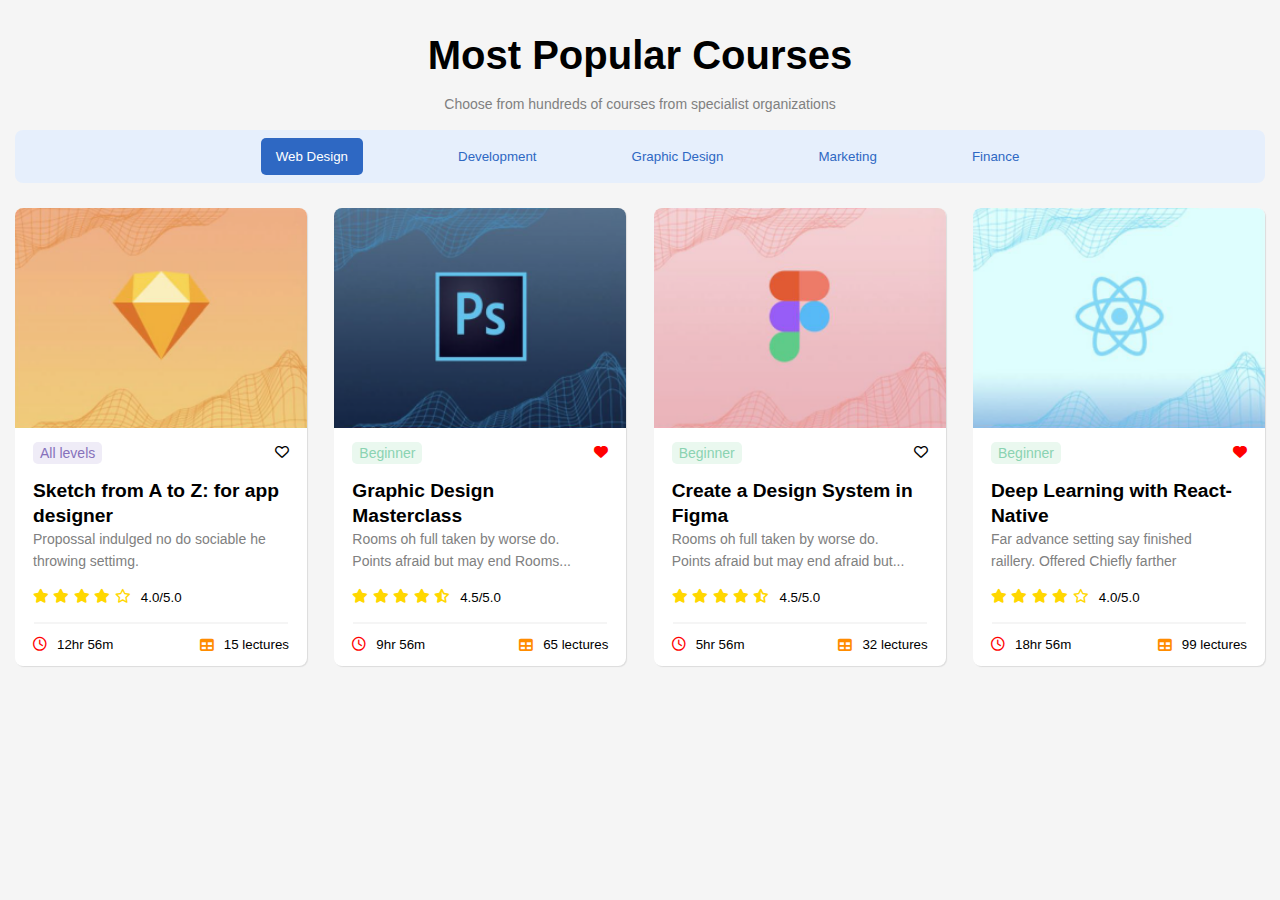
<file: index.html>
<!DOCTYPE html>
<html lang="en">

<head>
    <meta charset="UTF-8">
    <meta name="viewport" content="width=device-width, initial-scale=1.0">
    <link rel="stylesheet" href="style.css">
    <link rel="stylesheet" href="https://cdnjs.cloudflare.com/ajax/libs/font-awesome/6.7.2/css/all.min.css"
        integrity="sha512-Evv84Mr4kqVGRNSgIGL/F/aIDqQb7xQ2vcrdIwxfjThSH8CSR7PBEakCr51Ck+w+/U6swU2Im1vVX0SVk9ABhg=="
        crossorigin="anonymous" referrerpolicy="no-referrer" />
    <title>Document</title>
</head>

<body class="bg-whitesmoke Arial">
    <div class="w-1250 m-auto d-flex f-col">
        <h1 class="f-40 m-auto m-top">Most Popular Courses</h1>
        <p class="gray f-14 p-18 m-auto">Choose from hundreds of courses from specialist organizations</p>
    </div>

    <!-- Nav bar -->

    <div class="w-1250 bg-nav-btn f-sm m-auto d-flex f-row j-content-center a-item-center g-95 b-radius-8">
        <p class="nav-btn white p-11-15 m-8 b-radius-5">Web Design</p>
        <p class="nav">Development</p>
        <p class="nav">Graphic Design</p>
        <p class="nav">Marketing</p>
        <p class="nav">Finance</p>
    </div>

    <!-- Cards -->

    <div class="w-1250 m-auto m-top d-flex j-content-s-btw">

        <!-- Card-1 -->

        <div class="w-292 bg-white b-radius-8 d-flex f-col b-shadow">
            <img class="h-220 o-fit b-tLeft-radius-8 b-tRight-radius-8" src="assets/card-1.png" alt="card-1">
            <div class="tag p-0-18 d-flex j-content-s-btw">
                <p class="f-14 p-0-18 b-radius-5 l1-color l1-bg l1-padding">All levels</p>
                <p>
                    <i class="fa-regular fa-heart fa-sm"></i>
                </p>
            </div>
            <h2 class="lh-25 f-lg p-0-18 m-0">Sketch from A to Z: for app designer</h2>
            <p class="gray lh-22 f-14 p-0-18 m-0 m-top-10">Propossal indulged no do sociable he throwing settimg.</p>
            <div class="star-rating d-flex flex-row a-item-center g-10 p-0-18">
                <p>
                    <i class="fa-solid fa-star fa-sm star gold"></i>
                    <i class="fa-solid fa-star fa-sm star gold"></i>
                    <i class="fa-solid fa-star fa-sm star gold"></i>
                    <i class="fa-solid fa-star fa-sm star gold"></i>
                    <i class="fa-regular fa-star fa-sm star gold"></i>
                </p>
                <p class="f-sm">4.0/5.0</p>
            </div>
            <hr class="b-whitesmoke w-252 m-auto">
            <div class="footer-card d-flex j-content-s-btw p-0-18">
                <div class="footer d-flex flex-row a-item-center g-10">
                    <i class="fa-regular fa-clock fa-sm red"></i>
                    <p class="f-sm">12hr 56m</p>
                </div>
                <div class="footer d-flex flex-row a-item-center g-10">
                    <i class="fa-solid fa-table fa-sm darkorange"></i>
                    <p class="f-sm">15 lectures</p>
                </div>
            </div>
        </div>

        <!-- Card-2 -->

        <div class="w-292 bg-white b-radius-8 d-flex f-col b-shadow">
            <img class="h-220 o-fit b-tLeft-radius-8 b-tRight-radius-8" src="assets/card-2.png" alt="card-2">
            <div class="tag p-0-18 d-flex j-content-s-btw">
                <p class="f-14 p-0-18 b-radius-5 l-color l-bg l1-padding">Beginner</p>
                <p>
                    <i class="fa-solid fa-heart fa-sm red"></i>
                </p>
            </div>
            <h2 class="lh-25 f-lg p-0-18 m-0">Graphic Design <br>Masterclass</h2>
            <p class="gray lh-22 f-14 p-0-18 m-0 m-top-10">Rooms oh full taken by worse do. <br>Points afraid but may end
                Rooms...</p>
            <div class="star-rating d-flex flex-row a-item-center g-10 p-0-18">
                <p>
                    <i class="fa-solid fa-star fa-sm star gold"></i>
                    <i class="fa-solid fa-star fa-sm star gold"></i>
                    <i class="fa-solid fa-star fa-sm star gold"></i>
                    <i class="fa-solid fa-star fa-sm star gold"></i>
                    <i class="fa-solid fa-star-half-stroke fa-sm star gold"></i>
                </p>
                <p class="f-sm">4.5/5.0</p>
            </div>
            <hr class="b-whitesmoke w-252 m-auto">
            <div class="footer-card d-flex j-content-s-btw p-0-18">
                <div class="footer d-flex flex-row a-item-center g-10">
                    <i class="fa-regular fa-clock fa-sm red"></i>
                    <p class="f-sm">9hr 56m</p>
                </div>
                <div class="footer d-flex flex-row a-item-center g-10">
                    <i class="fa-solid fa-table fa-sm darkorange"></i>
                    <p class="f-sm">65 lectures</p>
                </div>
            </div>
        </div>

        <!-- Card-3 -->

        <div class="w-292 bg-white b-radius-8 d-flex f-col b-shadow">
            <img class="h-220 o-fit b-tLeft-radius-8 b-tRight-radius-8" src="assets/card-3.png" alt="card-3">
            <div class="tag p-0-18 d-flex j-content-s-btw">
                <p class="f-14 p-0-18 b-radius-5 l-color l-bg l1-padding">Beginner</p>
                <p>
                    <i class="fa-regular fa-heart fa-sm"></i>
                </p>
            </div>
            <h2 class="lh-25 f-lg p-0-18 m-0">Create a Design System in Figma</h2>
            <p class="gray lh-22 f-14 p-0-18 m-0 m-top-10">Rooms oh full taken by worse do. <br>Points afraid but may end
                afraid but...</p>
            <div class="star-rating d-flex flex-row a-item-center g-10 p-0-18">
                <p>
                    <i class="fa-solid fa-star fa-sm star gold"></i>
                    <i class="fa-solid fa-star fa-sm star gold"></i>
                    <i class="fa-solid fa-star fa-sm star gold"></i>
                    <i class="fa-solid fa-star fa-sm star gold"></i>
                    <i class="fa-solid fa-star-half-stroke fa-sm star gold"></i>
                </p>
                <p class="f-sm">4.5/5.0</p>
            </div>
            <hr class="b-whitesmoke w-252 m-auto">
            <div class="footer-card d-flex j-content-s-btw p-0-18">
                <div class="footer d-flex flex-row a-item-center g-10">
                    <i class="fa-regular fa-clock fa-sm red"></i>
                    <p class="f-sm">5hr 56m</p>
                </div>
                <div class="footer d-flex flex-row a-item-center g-10">
                    <i class="fa-solid fa-table fa-sm darkorange"></i>
                    <p class="f-sm">32 lectures</p>
                </div>
            </div>
        </div>

        <!-- Card-4 -->

        <div class="w-292 bg-white b-radius-8 d-flex f-col b-shadow">
            <img class="h-220 o-fit b-tLeft-radius-8 b-tRight-radius-8" src="assets/card-4.png" alt="card-4">
            <div class="tag p-0-18 d-flex j-content-s-btw">
                <p class="f-14 p-0-18 b-radius-5 l-color l-bg l1-padding">Beginner</p>
                <p>
                    <i class="fa-solid fa-heart fa-sm red"></i>
                </p>
            </div>
            <h2 class="lh-25 f-lg p-0-18 m-0">Deep Learning with React-Native</h2>
            <p class="gray lh-22 f-14 p-0-18 m-0 m-top-10">Far advance setting say finished <br>raillery. Offered Chiefly
                farther</p>
            <div class="star-rating d-flex flex-row a-item-center g-10 p-0-18">
                <p>
                    <i class="fa-solid fa-star fa-sm star gold"></i>
                    <i class="fa-solid fa-star fa-sm star gold"></i>
                    <i class="fa-solid fa-star fa-sm star gold"></i>
                    <i class="fa-solid fa-star fa-sm star gold"></i>
                    <i class="fa-regular fa-star fa-sm star gold"></i>
                </p>
                <p class="f-sm">4.0/5.0</p>
            </div>
            <hr class="b-whitesmoke w-252 m-auto">
            <div class="footer-card d-flex j-content-s-btw p-0-18">
                <div class="footer d-flex flex-row a-item-center g-10">
                    <i class="fa-regular fa-clock fa-sm red"></i>
                    <p class="f-sm">18hr 56m</p>
                </div>
                <div class="footer d-flex flex-row a-item-center g-10">
                    <i class="fa-solid fa-table fa-sm darkorange"></i>
                    <p class="f-sm">99 lectures</p>
                </div>
            </div>
        </div>
    </div>
</body>

</html>
</file>
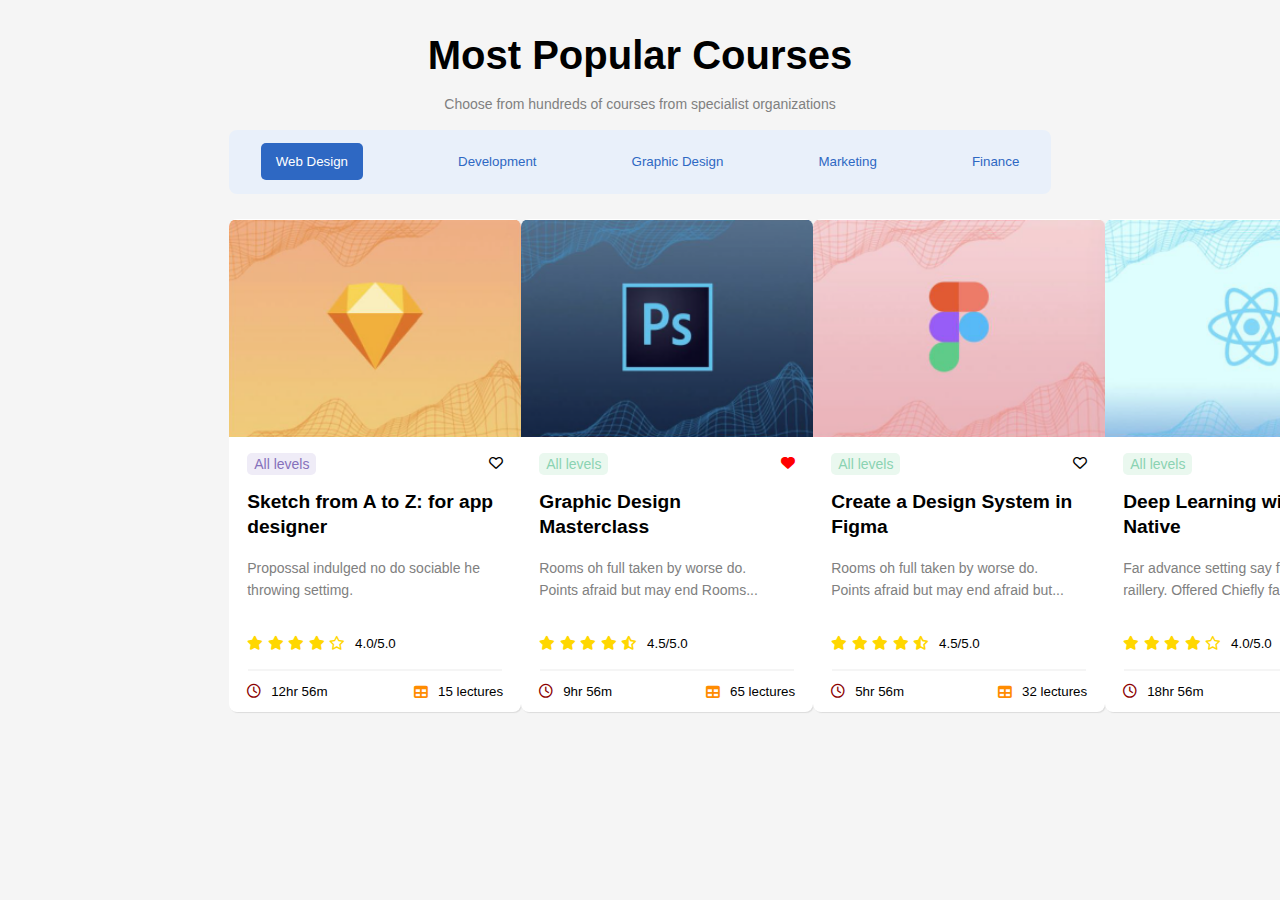
<file: homework.html>
<!DOCTYPE html>
<html lang="en">

<head>
    <meta charset="UTF-8">
    <meta name="viewport" content="width=device-width, initial-scale=1.0">
    <link rel="stylesheet" href="homework.css">
    <link rel="stylesheet" href="https://cdnjs.cloudflare.com/ajax/libs/font-awesome/6.7.2/css/all.min.css"
        integrity="sha512-Evv84Mr4kqVGRNSgIGL/F/aIDqQb7xQ2vcrdIwxfjThSH8CSR7PBEakCr51Ck+w+/U6swU2Im1vVX0SVk9ABhg=="
        crossorigin="anonymous" referrerpolicy="no-referrer" />
    <title>Document</title>
</head>

<body class="bg-whitesmoke sans-serif">
    <div class="w-66 m-auto d-flex f-col">
        <h1 class="f-40 m-auto m-top">Most Popular Courses</h1>
        <p class="gray f-14 p-18 m-auto">Choose from hundreds of courses from specialist organizations</p>
    </div>

    <!-- Nav bar -->

    <div class="w-66 bg-nav-btn f-sm m-auto d-flex f-row j-content-center a-item-center g-95 b-radius-8">
        <p class="nav-btn white p-8-8 b-radius-5">Web Design</p>
        <p class="nav">Development</p>
        <p class="nav">Graphic Design</p>
        <p class="nav">Marketing</p>
        <p class="nav">Finance</p>
    </div>

    <!-- Cards -->

    <div class="w-66 m-auto m-top d-flex j-content-s-btw">

        <!-- Card-1 -->

        <div class="w-292 bg-white b-radius-8 d-flex f-col b-shadow">
            <img class="h-220 o-fit b-tLeft-radius-8 b-tRight-radius-8" src="assets/card-1.png" alt="card-1">
            <div class="tag p-0-18 d-flex j-content-s-btw">
                <p class="f-14 p-0-18 b-radius-5 l1-color l1-bg l1-padding">All levels</p>
                <p>
                    <i class="fa-regular fa-heart fa-sm"></i>
                </p>
            </div>
            <h2 class="lh-25 f-lg p-0-18 m-0">Sketch from A to Z: for app designer</h2>
            <p class="gray lh-22 f-14 p-18 m-0 m-top-10">Propossal indulged no do sociable he throwing settimg.</p>
            <div class="star-rating d-flex flex-row a-item-center g-10 p-0-18">
                <p>
                    <i class="fa-solid fa-star fa-sm star gold"></i>
                    <i class="fa-solid fa-star fa-sm star gold"></i>
                    <i class="fa-solid fa-star fa-sm star gold"></i>
                    <i class="fa-solid fa-star fa-sm star gold"></i>
                    <i class="fa-regular fa-star fa-sm star gold"></i>
                </p>
                <p class="f-sm">4.0/5.0</p>
            </div>
            <hr class="b-whitesmoke w-252 m-auto">
            <div class="footer-card d-flex j-content-s-btw p-0-18">
                <div class="footer d-flex flex-row a-item-center g-10">
                    <i class="fa-regular fa-clock fa-sm darkred"></i>
                    <p class="f-sm">12hr 56m</p>
                </div>
                <div class="footer d-flex flex-row a-item-center g-10">
                    <i class="fa-solid fa-table fa-sm darkorange"></i>
                    <p class="f-sm">15 lectures</p>
                </div>
            </div>
        </div>

        <!-- Card-2 -->

        <div class="w-292 bg-white b-radius-8 d-flex f-col b-shadow">
            <img class="h-220 o-fit b-tLeft-radius-8 b-tRight-radius-8" src="assets/card-2.png" alt="card-2">
            <div class="tag p-0-18 d-flex j-content-s-btw">
                <p class="f-14 p-0-18 b-radius-5 l-color l-bg l1-padding">All levels</p>
                <p>
                    <i class="fa-solid fa-heart fa-sm red"></i>
                </p>
            </div>
            <h2 class="lh-25 f-lg p-0-18 m-0">Graphic Design <br>Masterclass</h2>
            <p class="gray lh-22 f-14 p-18 m-0 m-top-10">Rooms oh full taken by worse do. <br>Points afraid but may end Rooms...</p>
            <div class="star-rating d-flex flex-row a-item-center g-10 p-0-18">
                <p>
                    <i class="fa-solid fa-star fa-sm star gold"></i>
                    <i class="fa-solid fa-star fa-sm star gold"></i>
                    <i class="fa-solid fa-star fa-sm star gold"></i>
                    <i class="fa-solid fa-star fa-sm star gold"></i>
                    <i class="fa-solid fa-star-half-stroke fa-sm star gold"></i>
                </p>
                <p class="f-sm">4.5/5.0</p>
            </div>
            <hr class="b-whitesmoke w-252 m-auto">
            <div class="footer-card d-flex j-content-s-btw p-0-18">
                <div class="footer d-flex flex-row a-item-center g-10">
                    <i class="fa-regular fa-clock fa-sm darkred"></i>
                    <p class="f-sm">9hr 56m</p>
                </div>
                <div class="footer d-flex flex-row a-item-center g-10">
                    <i class="fa-solid fa-table fa-sm darkorange"></i>
                    <p class="f-sm">65 lectures</p>
                </div>
            </div>
        </div>

        <!-- Card-3 -->

        <div class="w-292 bg-white b-radius-8 d-flex f-col b-shadow">
            <img class="h-220 o-fit b-tLeft-radius-8 b-tRight-radius-8" src="assets/card-3.png" alt="card-3">
            <div class="tag p-0-18 d-flex j-content-s-btw">
                <p class="f-14 p-0-18 b-radius-5 l-color l-bg l1-padding">All levels</p>
                <p>
                    <i class="fa-regular fa-heart fa-sm"></i>
                </p>
            </div>
            <h2 class="lh-25 f-lg p-0-18 m-0">Create a Design System in Figma</h2>
            <p class="gray lh-22 f-14 p-18 m-0 m-top-10">Rooms oh full taken by worse do. <br>Points afraid but may end afraid but...</p>
            <div class="star-rating d-flex flex-row a-item-center g-10 p-0-18">
                <p>
                    <i class="fa-solid fa-star fa-sm star gold"></i>
                    <i class="fa-solid fa-star fa-sm star gold"></i>
                    <i class="fa-solid fa-star fa-sm star gold"></i>
                    <i class="fa-solid fa-star fa-sm star gold"></i>
                    <i class="fa-solid fa-star-half-stroke fa-sm star gold"></i>
                </p>
                <p class="f-sm">4.5/5.0</p>
            </div>
            <hr class="b-whitesmoke w-252 m-auto">
            <div class="footer-card d-flex j-content-s-btw p-0-18">
                <div class="footer d-flex flex-row a-item-center g-10">
                    <i class="fa-regular fa-clock fa-sm darkred"></i>
                    <p class="f-sm">5hr 56m</p>
                </div>
                <div class="footer d-flex flex-row a-item-center g-10">
                    <i class="fa-solid fa-table fa-sm darkorange"></i>
                    <p class="f-sm">32 lectures</p>
                </div>
            </div>
        </div>

        <!-- Card-4 -->

        <div class="w-292 bg-white b-radius-8 d-flex f-col b-shadow">
            <img class="h-220 o-fit b-tLeft-radius-8 b-tRight-radius-8" src="assets/card-4.png" alt="card-4">
            <div class="tag p-0-18 d-flex j-content-s-btw">
                <p class="f-14 p-0-18 b-radius-5 l-color l-bg l1-padding">All levels</p>
                <p>
                    <i class="fa-solid fa-heart fa-sm red"></i>
                </p>
            </div>
            <h2 class="lh-25 f-lg p-0-18 m-0">Deep Learning with React-Native</h2>
            <p class="gray lh-22 f-14 p-18 m-0 m-top-10">Far advance setting say finished <br>raillery. Offered Chiefly farther</p>
            <div class="star-rating d-flex flex-row a-item-center g-10 p-0-18">
                <p>
                    <i class="fa-solid fa-star fa-sm star gold"></i>
                    <i class="fa-solid fa-star fa-sm star gold"></i>
                    <i class="fa-solid fa-star fa-sm star gold"></i>
                    <i class="fa-solid fa-star fa-sm star gold"></i>
                    <i class="fa-regular fa-star fa-sm star gold"></i>
                </p>
                <p class="f-sm">4.0/5.0</p>
            </div>
            <hr class="b-whitesmoke w-252 m-auto">
            <div class="footer-card d-flex j-content-s-btw p-0-18">
                <div class="footer d-flex flex-row a-item-center g-10">
                    <i class="fa-regular fa-clock fa-sm darkred"></i>
                    <p class="f-sm">18hr 56m</p>
                </div>
                <div class="footer d-flex flex-row a-item-center g-10">
                    <i class="fa-solid fa-table fa-sm darkorange"></i>
                    <p class="f-sm">99 lectures</p>
                </div>
            </div>
        </div>

    </div>
</body>

</html>
</file>
<file: style.css>
.bg-white {
    background-color: white;
}

.bg-whitesmoke {
    background-color: whitesmoke;
}

.bg-nav-btn {
    background-color: #e6effc;
}

.nav-btn {
    background-color: #2e68c3;
}

.nav {
    color: #2e68c3;
}

.white {
    color: white;
}

.gray {
    color: gray;
}

.gold {
    color: gold;
}

.red {
    color: red;
}

.darkorange {
    color: darkorange;
}

.w-1250 {
    width: 1250px;
}

.w-100 {
    width: 100%;
}

.w-252 {
    width: 252px;
}

.w-292 {
    width: 292px;
}

.h-220 {
    height: 220px;
}

.Arial {
    font-family: Arial, Helvetica, sans-serif;
}

.f-14 {
    font-size: 14px;
}

.f-sm {
    font-size: smaller;
}

.f-lg {
    font-size: larger;
}

.f-40 {
    font-size: 40px;
}

.lh-25 {
    line-height: 25px;
}

.lh-22 {
    line-height: 22px;
}

.d-flex {
    display: flex;
}

.f-col {
    flex-direction: column;
}

.f-row {
    flex-direction: row;
}

.j-content-s-btw {
    justify-content: space-between;
}

.j-content-center {
    justify-content: center;
}

.a-item-center {
    align-items: center;
}

.o-fit {
    object-fit: cover;
}

.m-auto {
    margin: auto;
}

.m-0 {
    margin: 0;
}

.m-8 {
    margin: 8px 0px;
}

.m-top {
    margin-top: 25px;
}

.p-18 {
    padding: 18px;
}

.p-11-15 {
    padding: 11px 15px;
}

.p-0-10 {
    padding: 0px 10px;
}

.p-0-18 {
    padding: 0px 18px;
}

.g-95 {
    gap: 95px;
}

.g-10 {
    gap: 10px;
}

.b-radius-8 {
    border-radius: 8px;
}

.b-radius-5 {
    border-radius: 5px;
}

.b-tLeft-radius-8 {
    border-top-left-radius: 8px;
}

.b-tRight-radius-8 {
    border-top-right-radius: 8px;
}

.b-shadow {
    box-shadow: 1px 1px 1px gainsboro;
}

.l1-color {
    color: #8671bb;
}

.l1-bg {
    background-color: #efecf7;
}

.l1-padding {
    padding: 3px 7px;
}

.l-color {
    color: #8bd3b2;
}

.l-bg {
    background-color: #eaf8ef;
}

.b-whitesmoke {
    border: 1px solid whitesmoke;
}
</file>
<file: homework.css>
.bg-white {
    background-color: white;
}

.bg-whitesmoke {
    background-color: whitesmoke;
}

.bg-nav-btn {
    background-color: #e9f0fa;
}

.nav-btn {
    background-color: #2e68c3;
}

.nav {
    color: #2e68c3;
}

.white {
    color: white;
}

.gray {
    color: gray;
}

.gold {
    color: gold;
}

.red {
    color: red;
}

.darkred {
    color: darkred;
}

.darkorange {
    color: darkorange;
}

.w-66 {
    width: 65%;
}

.w-100 {
    width: 100%;
}

.w-252 {
    width: 252px;
}

.w-292 {
    width: 292px;
}

.h-220 {
    height: 220px;
}

.sans-serif {
    font-family: Arial, Helvetica, sans-serif;
}

.f-14 {
    font-size: 14px;
}

.f-sm {
    font-size: smaller;
}

.f-lg {
    font-size: larger;
}

.f-40 {
    font-size: 40px;
}
.lh-25 {
    line-height: 25px;
}

.lh-22 {
    line-height: 22px;
}

.d-flex {
    display: flex;
}

.f-col {
    flex-direction: column;
}

.f-row {
    flex-direction: row;
}

.j-content-s-btw {
    justify-content: space-between;
}

.j-content-center {
    justify-content: center;
}

.a-item-center {
    align-items: center;
}

.o-fit {
    object-fit: contain;
}

.m-auto {
    margin: auto;
}

.m-0 {
    margin: 0;
}

.m-top {
    margin-top: 25px;
}

.p-18 {
    padding: 18px;
}

.p-8-8 {
    padding: 11px 15px;
}

.p-0-10 {
    padding: 0px 10px;
}

.p-0-18 {
    padding: 0px 18px;
}

.g-95 {
    gap: 95px;
}

.g-10 {
    gap: 10px;
}

.b-radius-8 {
    border-radius: 8px;
}

.b-radius-5 {
    border-radius: 5px;
}

.b-tLeft-radius-8 {
    border-top-left-radius: 8px;
}

.b-tRight-radius-8 {
    border-top-right-radius: 8px;
}

.b-shadow {
    box-shadow: 1px 1px 1px gainsboro;
}

.l1-color {
    color: #8671bb;
}

.l1-bg {
    background-color: #efecf7;
}

.l1-padding {
    padding: 3px 7px;
}

.l-color {
    color: #8bd3b2;
}

.l-bg {
    background-color: #eaf8ef;
}

.b-whitesmoke {
    border: 1px solid whitesmoke;
}
</file>
